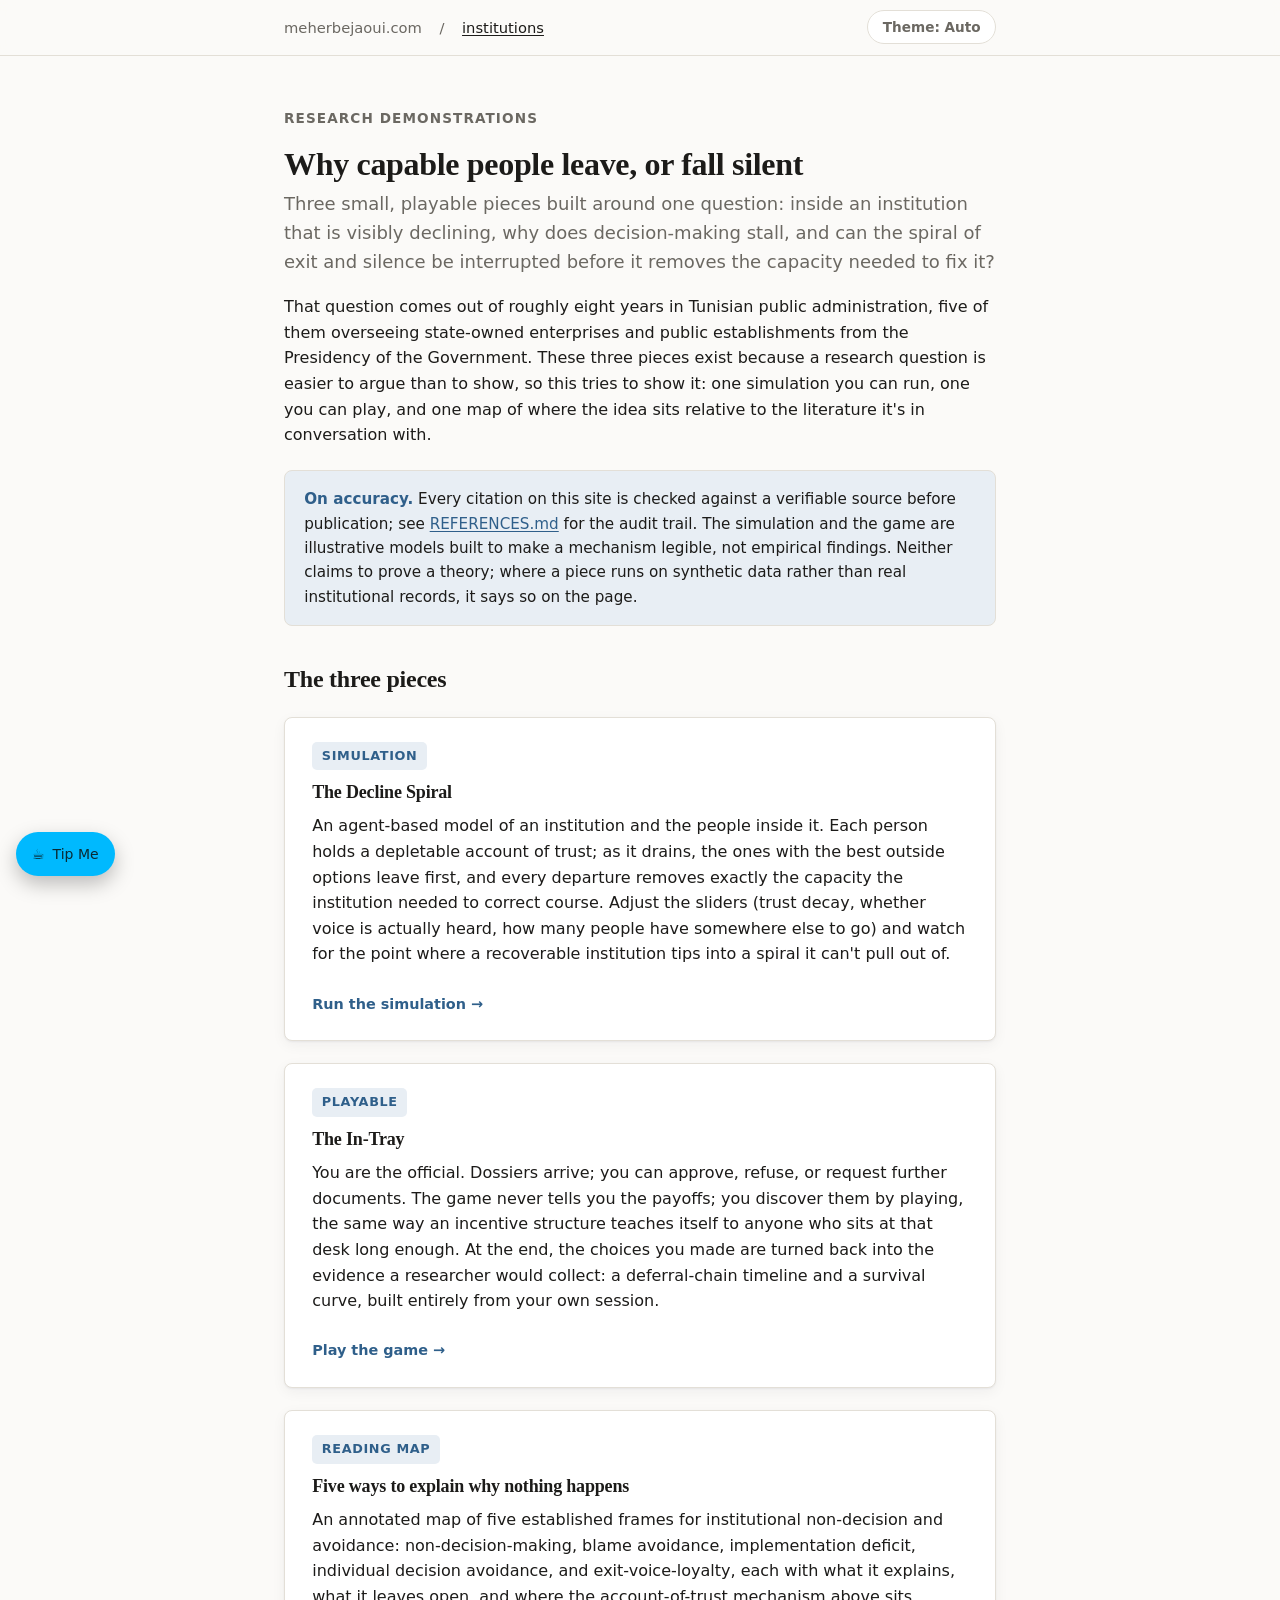
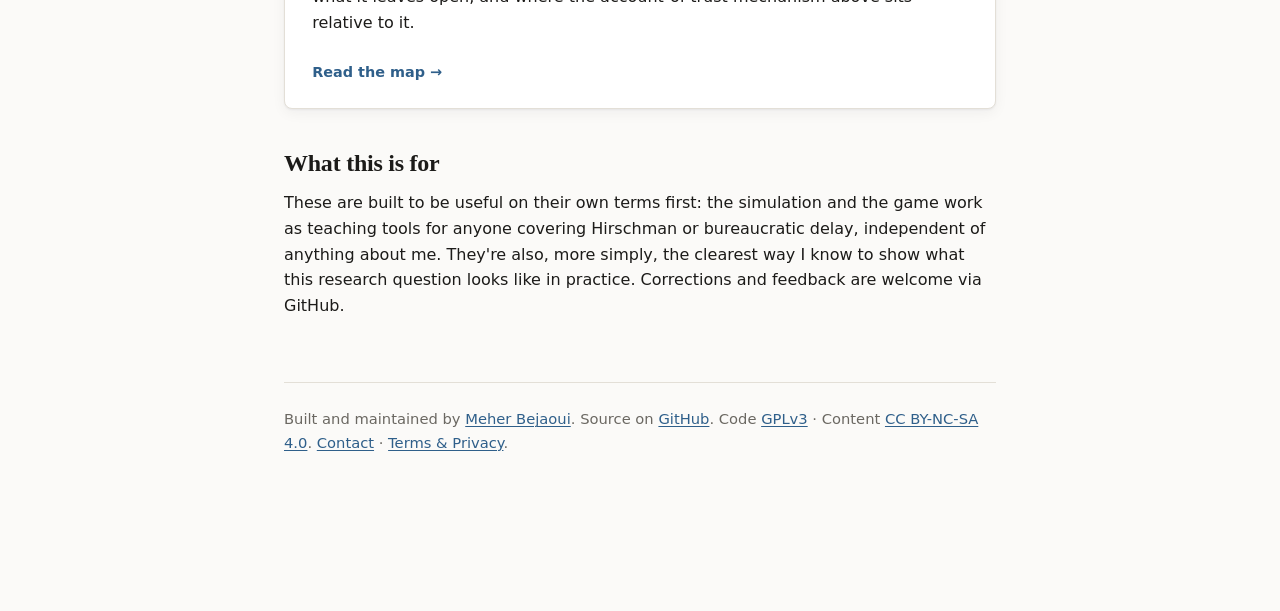
<file: index.html>
<!doctype html>
<html lang="en">
<head>
<meta charset="utf-8">
<meta name="viewport" content="width=device-width, initial-scale=1">
<title>Institutions: why capable people leave, or fall silent</title>
<meta name="description" content="Interactive research demonstrations on institutional decline, decision avoidance, and the exit-voice mechanism, by Meher Bejaoui.">
<link rel="icon" href="data:image/svg+xml,%3Csvg xmlns='http://www.w3.org/2000/svg' viewBox='0 0 100 100'%3E%3Crect width='100' height='100' rx='20' fill='%232f5f8a'/%3E%3Crect x='22' y='30' width='14' height='45' fill='white'/%3E%3Crect x='43' y='20' width='14' height='55' fill='white'/%3E%3Crect x='64' y='35' width='14' height='40' fill='white'/%3E%3C/svg%3E">
<meta http-equiv="Content-Security-Policy" content="default-src 'none'; script-src 'self' https://storage.ko-fi.com; style-src 'self' 'unsafe-inline'; img-src 'self' data: https://storage.ko-fi.com https://ko-fi.com; frame-src https://ko-fi.com https://storage.ko-fi.com; connect-src https://ko-fi.com https://storage.ko-fi.com; base-uri 'none'; form-action 'none';">
<meta name="referrer" content="strict-origin-when-cross-origin">
<link rel="stylesheet" href="style.css">
<script src="theme.js"></script>
</head>
<body>
<a class="skip-link" href="#main">Skip to content</a>
<header class="site-header">
  <nav class="site-nav" aria-label="Breadcrumb">
    <a href="https://www.meherbejaoui.com/">meherbejaoui.com</a>
    <span>/</span>
    <a href="./" class="current">institutions</a>
    <button id="theme-toggle" class="theme-toggle" type="button" aria-label="Toggle color theme"></button>
  </nav>
</header>
<div class="wrap" id="main">

  <p class="kicker">Research demonstrations</p>
  <h1>Why capable people leave, or fall silent</h1>
  <p class="lede">
    Three small, playable pieces built around one question: inside an institution that is
    visibly declining, why does decision-making stall, and can the spiral of exit and
    silence be interrupted before it removes the capacity needed to fix it?
  </p>

  <p>
    That question comes out of roughly eight years in Tunisian public administration, five
    of them overseeing state-owned enterprises and public establishments from the Presidency
    of the Government. These three pieces exist because a research question is easier to
    argue than to show, so this tries to show it: one simulation you can run, one you can
    play, and one map of where the idea sits relative to the literature it's in conversation
    with.
  </p>

  <div class="note">
    <strong>On accuracy.</strong> Every citation on this site is checked against a
    verifiable source before publication; see <a href="REFERENCES.md">REFERENCES.md</a>
    for the audit trail. The simulation and the game are illustrative models built to make a
    mechanism legible, not empirical findings. Neither claims to prove a theory; where a piece
    runs on synthetic data rather than real institutional records, it says so on the page.
  </div>

  <h2>The three pieces</h2>

  <a class="card project-card" href="simulation/">
    <span class="tag">Simulation</span>
    <h3>The Decline Spiral</h3>
    <p>
      An agent-based model of an institution and the people inside it. Each person holds a
      depletable account of trust; as it drains, the ones with the best outside options
      leave first, and every departure removes exactly the capacity the institution needed
      to correct course. Adjust the sliders (trust decay, whether voice is actually heard,
      how many people have somewhere else to go) and watch for the point where a recoverable
      institution tips into a spiral it can't pull out of.
    </p>
    <span class="card-cta">Run the simulation &rarr;</span>
  </a>

  <a class="card project-card" href="in-tray/">
    <span class="tag">Playable</span>
    <h3>The In-Tray</h3>
    <p>
      You are the official. Dossiers arrive; you can approve, refuse, or request further
      documents. The game never tells you the payoffs; you discover them by playing, the
      same way an incentive structure teaches itself to anyone who sits at that desk long
      enough. At the end, the choices you made are turned back into the evidence a
      researcher would collect: a deferral-chain timeline and a survival curve, built
      entirely from your own session.
    </p>
    <span class="card-cta">Play the game &rarr;</span>
  </a>

  <a class="card project-card" href="reading-map/">
    <span class="tag">Reading map</span>
    <h3>Five ways to explain why nothing happens</h3>
    <p>
      An annotated map of five established frames for institutional non-decision and
      avoidance: non-decision-making, blame avoidance, implementation deficit, individual
      decision avoidance, and exit-voice-loyalty, each with what it explains, what it
      leaves open, and where the account-of-trust mechanism above sits relative to it.
    </p>
    <span class="card-cta">Read the map &rarr;</span>
  </a>

  <h2>What this is for</h2>
  <p>
    These are built to be useful on their own terms first: the simulation and the game work
    as teaching tools for anyone covering Hirschman or bureaucratic delay, independent of
    anything about me. They're also, more simply, the clearest way I know to show what this
    research question looks like in practice. Corrections and feedback are welcome via
    GitHub.
  </p>

  <div class="site-footer">
    Built and maintained by <a href="https://www.meherbejaoui.com/">Meher Bejaoui</a>.
    Source on <a href="https://github.com/meherbejaoui/institutions">GitHub</a>.
    Code <a href="LICENSE">GPLv3</a> · Content <a href="LICENSE-CONTENT.md">CC BY-NC-SA 4.0</a>.
    <a href="https://www.meherbejaoui.com/contact/">Contact</a> · <a href="https://www.meherbejaoui.com/terms/">Terms &amp; Privacy</a>.
  </div>

</div>
<script src="kofi-init.js" defer></script>
</body>
</html>
</file>
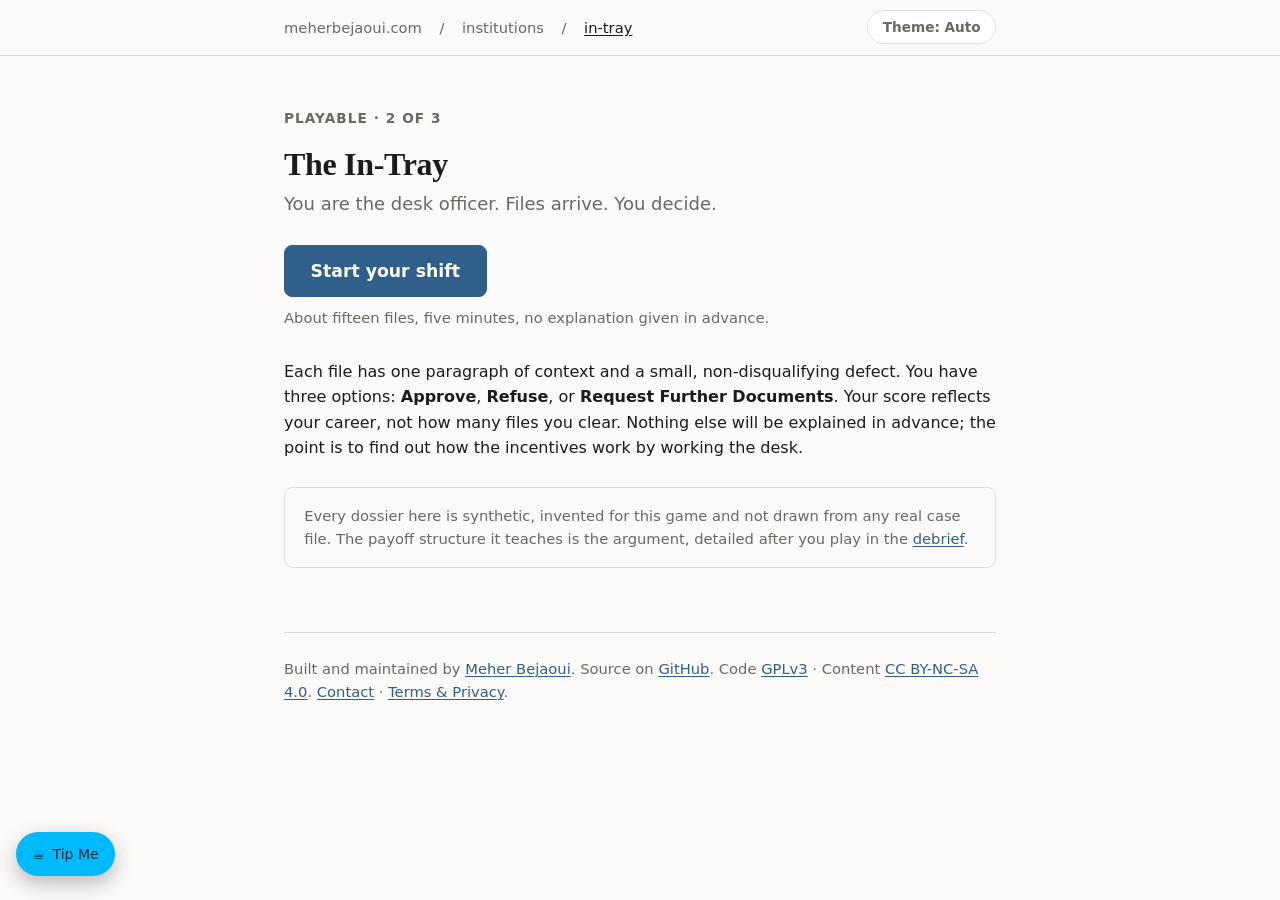
<file: in-tray/index.html>
<!doctype html>
<html lang="en">
<head>
<meta charset="utf-8">
<meta name="viewport" content="width=device-width, initial-scale=1">
<title>The In-Tray: institutions</title>
<meta name="description" content="A playable desk simulation of why administrative files get deferred instead of decided.">
<link rel="icon" href="data:image/svg+xml,%3Csvg xmlns='http://www.w3.org/2000/svg' viewBox='0 0 100 100'%3E%3Crect width='100' height='100' rx='20' fill='%232f5f8a'/%3E%3Crect x='22' y='30' width='14' height='45' fill='white'/%3E%3Crect x='43' y='20' width='14' height='55' fill='white'/%3E%3Crect x='64' y='35' width='14' height='40' fill='white'/%3E%3C/svg%3E">
<meta http-equiv="Content-Security-Policy" content="default-src 'none'; script-src 'self' https://storage.ko-fi.com; style-src 'self' 'unsafe-inline'; img-src 'self' data: https://storage.ko-fi.com https://ko-fi.com; frame-src https://ko-fi.com https://storage.ko-fi.com; connect-src https://ko-fi.com https://storage.ko-fi.com; base-uri 'none'; form-action 'none';">
<meta name="referrer" content="strict-origin-when-cross-origin">
<link rel="stylesheet" href="../style.css">
<link rel="stylesheet" href="game.css">
<script src="../theme.js"></script>
</head>
<body>
<a class="skip-link" href="#main">Skip to content</a>
<header class="site-header">
  <nav class="site-nav" aria-label="Breadcrumb">
    <a href="https://www.meherbejaoui.com/">meherbejaoui.com</a>
    <span>/</span>
    <a href="../">institutions</a>
    <span>/</span>
    <a href="./" class="current">in-tray</a>
    <button id="theme-toggle" class="theme-toggle" type="button" aria-label="Toggle color theme"></button>
  </nav>
</header>
<div class="wrap" id="main">

  <section id="screen-start">
    <p class="kicker">Playable · 2 of 3</p>
    <h1>The In-Tray</h1>
    <p class="lede">You are the desk officer. Files arrive. You decide.</p>

    <div class="start-cta">
      <button id="start-btn" class="primary large" type="button">Start your shift</button>
      <span class="start-cta-hint">About fifteen files, five minutes, no explanation given in advance.</span>
    </div>

    <p>
      Each file has one paragraph of context and a small, non-disqualifying defect. You have
      three options: <strong>Approve</strong>, <strong>Refuse</strong>, or
      <strong>Request Further Documents</strong>. Your score reflects your career, not how
      many files you clear. Nothing else will be explained in advance; the point is to find
      out how the incentives work by working the desk.
    </p>
    <div class="disclaimer">
      Every dossier here is synthetic, invented for this game and not drawn from any real case
      file. The payoff structure it teaches is the argument, detailed after you play in the
      <a href="#" id="preview-debrief-link">debrief</a>.
    </div>
  </section>

  <section id="screen-play" hidden>
    <div class="tray-stats">
      <div><span class="label">Round</span><span class="value" id="play-round">0</span></div>
      <div><span class="label">Career score</span><span class="value" id="play-score">100</span></div>
      <div><span class="label">Backlog (refused)</span><span class="value" id="play-backlog">0</span></div>
      <div><span class="label">Pending (docs requested)</span><span class="value" id="play-pending">0</span></div>
    </div>

    <div id="toast" class="toast" role="status" aria-live="polite" hidden></div>

    <div class="dossier card">
      <p class="dossier-meta" id="dossier-meta"></p>
      <h2 class="dossier-title" id="dossier-title"></h2>
      <p class="dossier-summary" id="dossier-summary"></p>
    </div>

    <div class="action-row">
      <button id="btn-approve" class="primary" type="button">Approve</button>
      <button id="btn-refuse" type="button">Refuse</button>
      <button id="btn-docs" type="button">Request Further Documents</button>
    </div>
  </section>

  <section id="screen-debrief" hidden>
    <p class="kicker">Debrief</p>
    <h2 style="margin-top:0">What you just did</h2>
    <p class="lede">Your session, turned back into the evidence a researcher would collect.</p>

    <div class="card hero-stat">
      <div class="hero-label">Final career score</div>
      <div class="hero-value" id="d-score">–</div>
      <div class="hero-sub">started the shift at 100</div>
    </div>

    <div class="stat-row">
      <div class="stat"><div class="label">Files cleared</div><div class="value" id="d-cleared">–</div></div>
      <div class="stat"><div class="label">Still open</div><div class="value" id="d-open">–</div></div>
      <div class="stat"><div class="label">Audit flags</div><div class="value" id="d-blamed">–</div></div>
      <div class="stat"><div class="label">Backlog created</div><div class="value" id="d-backlog">–</div></div>
      <div class="stat"><div class="label">Docs requested</div><div class="value" id="d-pending">–</div></div>
    </div>

    <h2>The hidden payoff structure</h2>
    <p>
      Nothing above was random noise: every session runs on the same fixed, hidden payoffs.
      This is what you were actually responding to:
    </p>
    <div class="table-scroll">
      <table>
        <thead><tr><th>Action</th><th>Visible cost now</th><th>Delayed cost</th><th>Resolves the file?</th></tr></thead>
        <tbody>
          <tr><td>Approve</td><td>None</td><td>~16 to 50% chance of an audit flag, scaling with how many times the file was previously deferred</td><td>Yes, permanently</td></tr>
          <tr><td>Refuse</td><td>Backlog count rises, and a small ambient score drag begins</td><td>File returns in 3 to 6 rounds, same defect</td><td>No</td></tr>
          <tr><td>Request Further Documents</td><td>None visible anywhere</td><td>File returns in 2 to 4 rounds, same defect</td><td>No</td></tr>
        </tbody>
      </table>
    </div>
    <p class="table-hint">Scroll sideways to see the full table on narrow screens.</p>
    <p>
      Request Further Documents is not a neutral, cautious option: it is the strictly dominant
      one under this payoff structure, with zero visible cost, no blame exposure, and no
      backlog attribution. That is the mechanism this game is arguing for. Bureaucratic
      deferral does not require a will to obstruct, only a payoff structure where every
      individually rational move defers, and where a file can be "in progress" indefinitely
      without anyone being at fault for it. It formalizes the logic Christopher Hood
      describes as blame avoidance and Christopher Anderson's decision-avoidance account of
      choice deferral; see the <a href="../reading-map/">reading map</a> for both, and for
      where this differs from a claim that officials are lazy or malicious.
    </p>

    <h2>Your deferral chains</h2>
    <p>The files you personally deferred more than once, reconstructed as timelines:</p>
    <div id="d-timelines"></div>

    <h2>Time to resolution</h2>
    <p>How many rounds cleared files spent open, from first appearance to final approval: the same measure a researcher would compute as a survival or duration curve over real administrative records.</p>
    <div class="card"><canvas id="d-chart" role="img" aria-label="Histogram of rounds from first appearance to clearance" style="width:100%; height:160px;"></canvas></div>

    <div class="disclaimer">
      <strong>Epistemic status.</strong> This game demonstrates a payoff structure's logic; it
      does not measure a real institution. The probabilities are designed to make the
      incentive gradient legible in fifteen rounds, not calibrated to any dataset. Turning this
      into an empirical claim rather than a demonstration would mean coding real dated document
      sequences the way <a href="../simulation/">the decline simulation</a>'s companion piece
      describes, and testing whether the same asymmetry holds.
    </div>

    <button id="replay-btn" type="button">Play again</button>
    <p class="back-link" style="margin-top:1.5rem;"><a href="../">&larr; Back to institutions</a></p>
  </section>

  <div class="site-footer">
    Built and maintained by <a href="https://www.meherbejaoui.com/">Meher Bejaoui</a>.
    Source on <a href="https://github.com/meherbejaoui/institutions">GitHub</a>.
    Code <a href="../LICENSE">GPLv3</a> · Content <a href="../LICENSE-CONTENT.md">CC BY-NC-SA 4.0</a>.
    <a href="https://www.meherbejaoui.com/contact/">Contact</a> · <a href="https://www.meherbejaoui.com/terms/">Terms &amp; Privacy</a>.
  </div>

</div>
<script src="game.js"></script>
<script src="../kofi-init.js" defer></script>
</body>
</html>
</file>
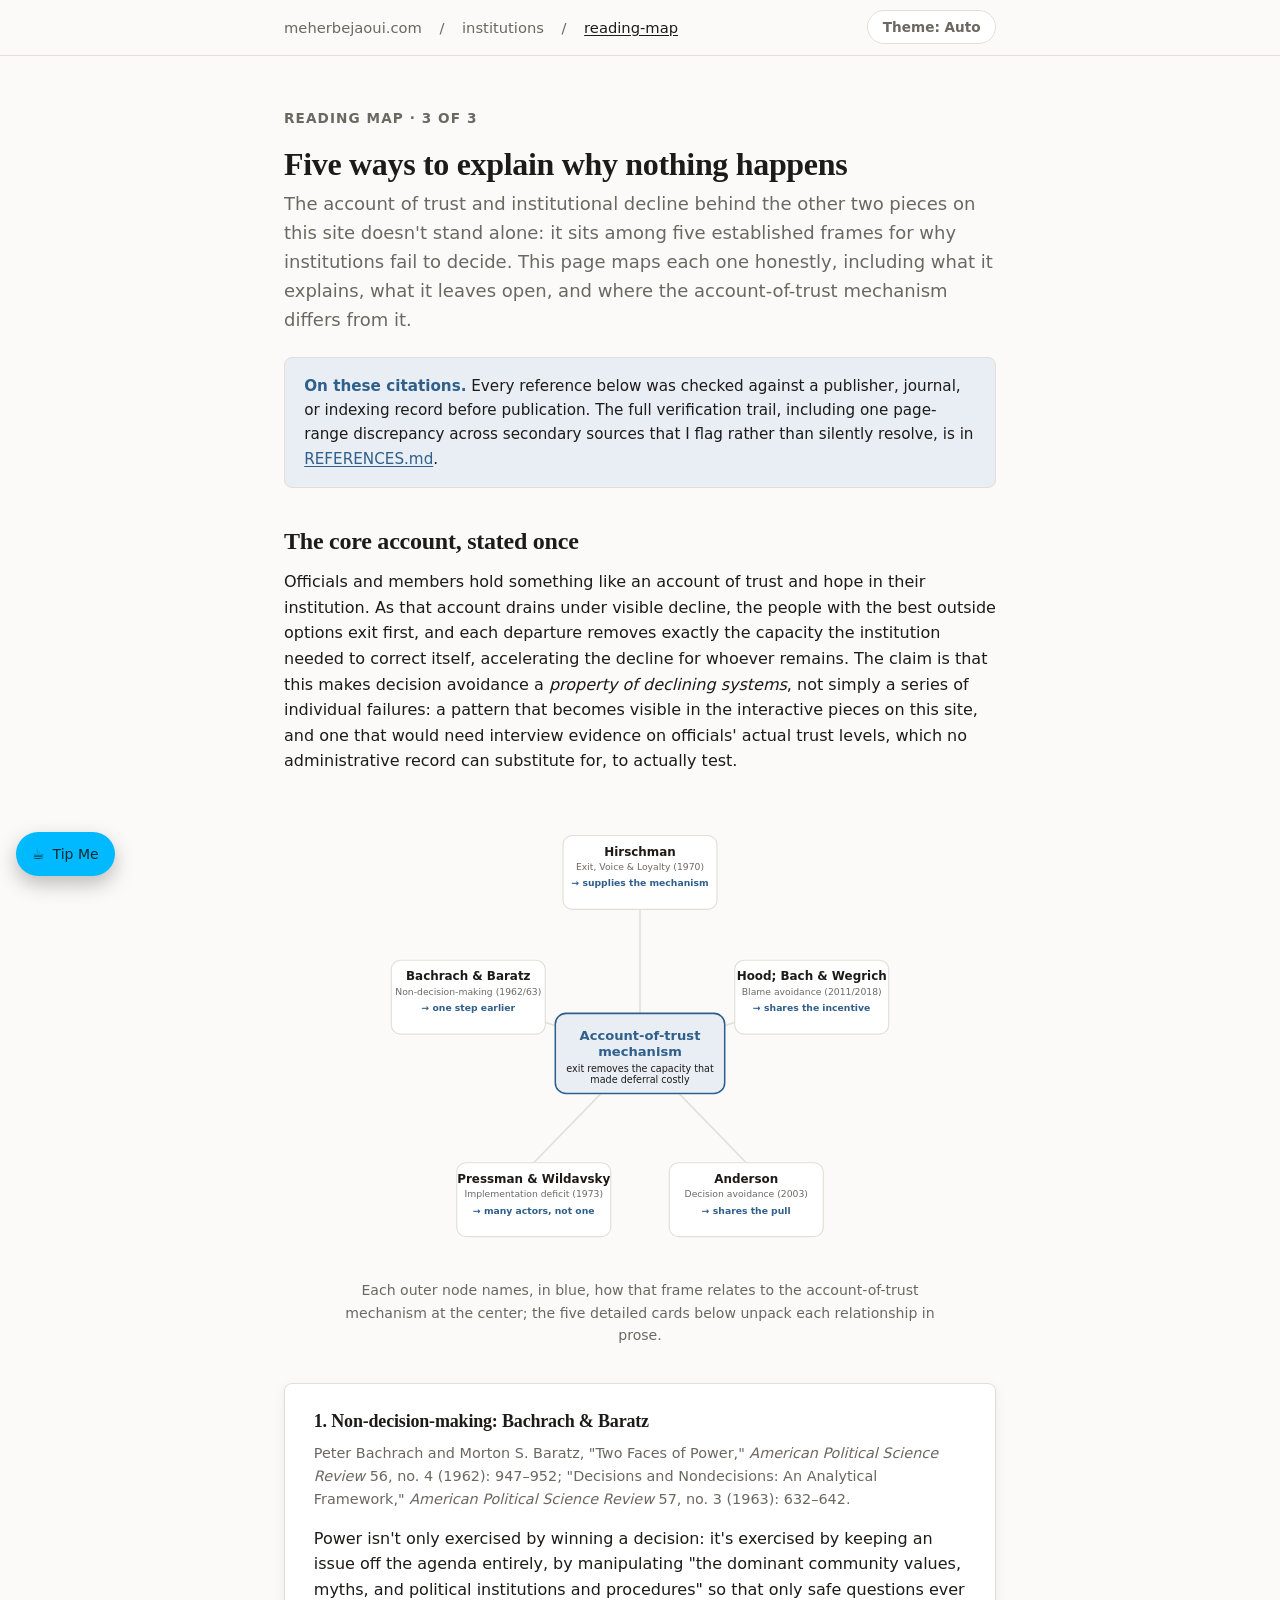
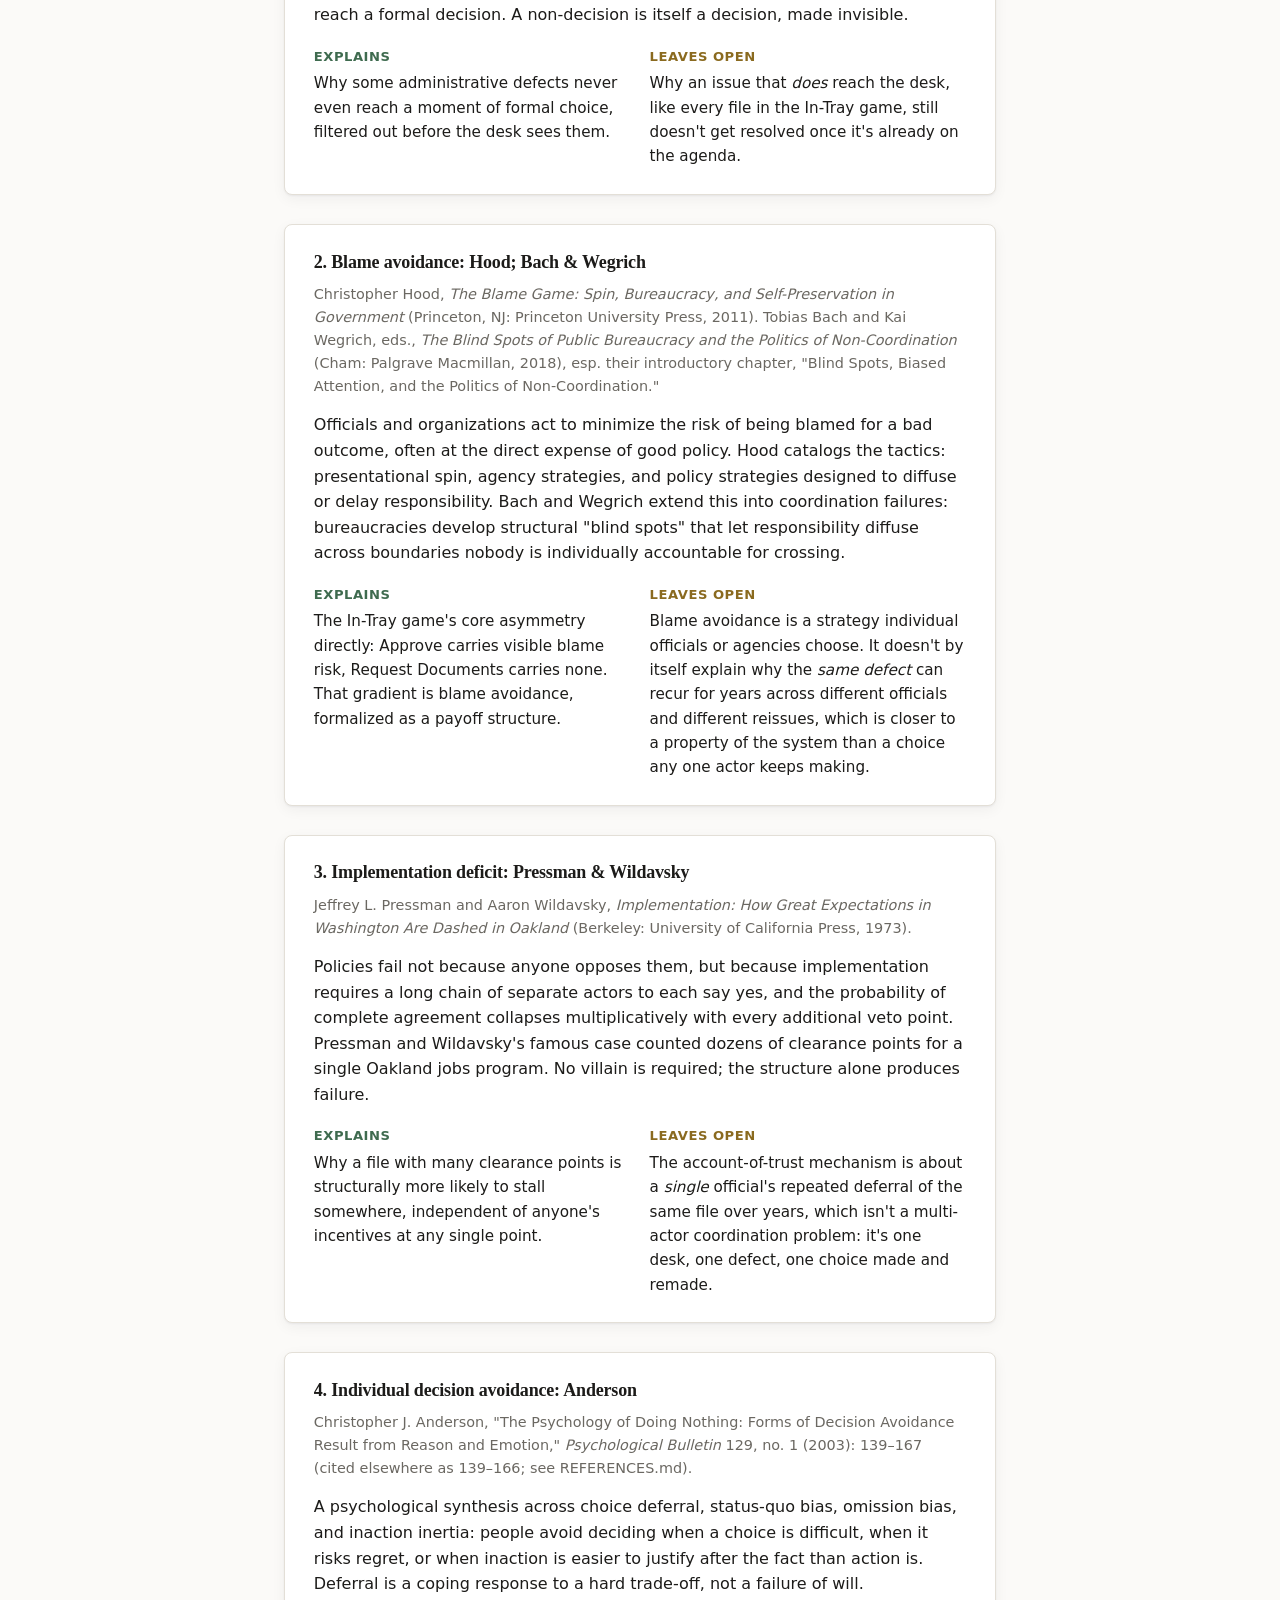
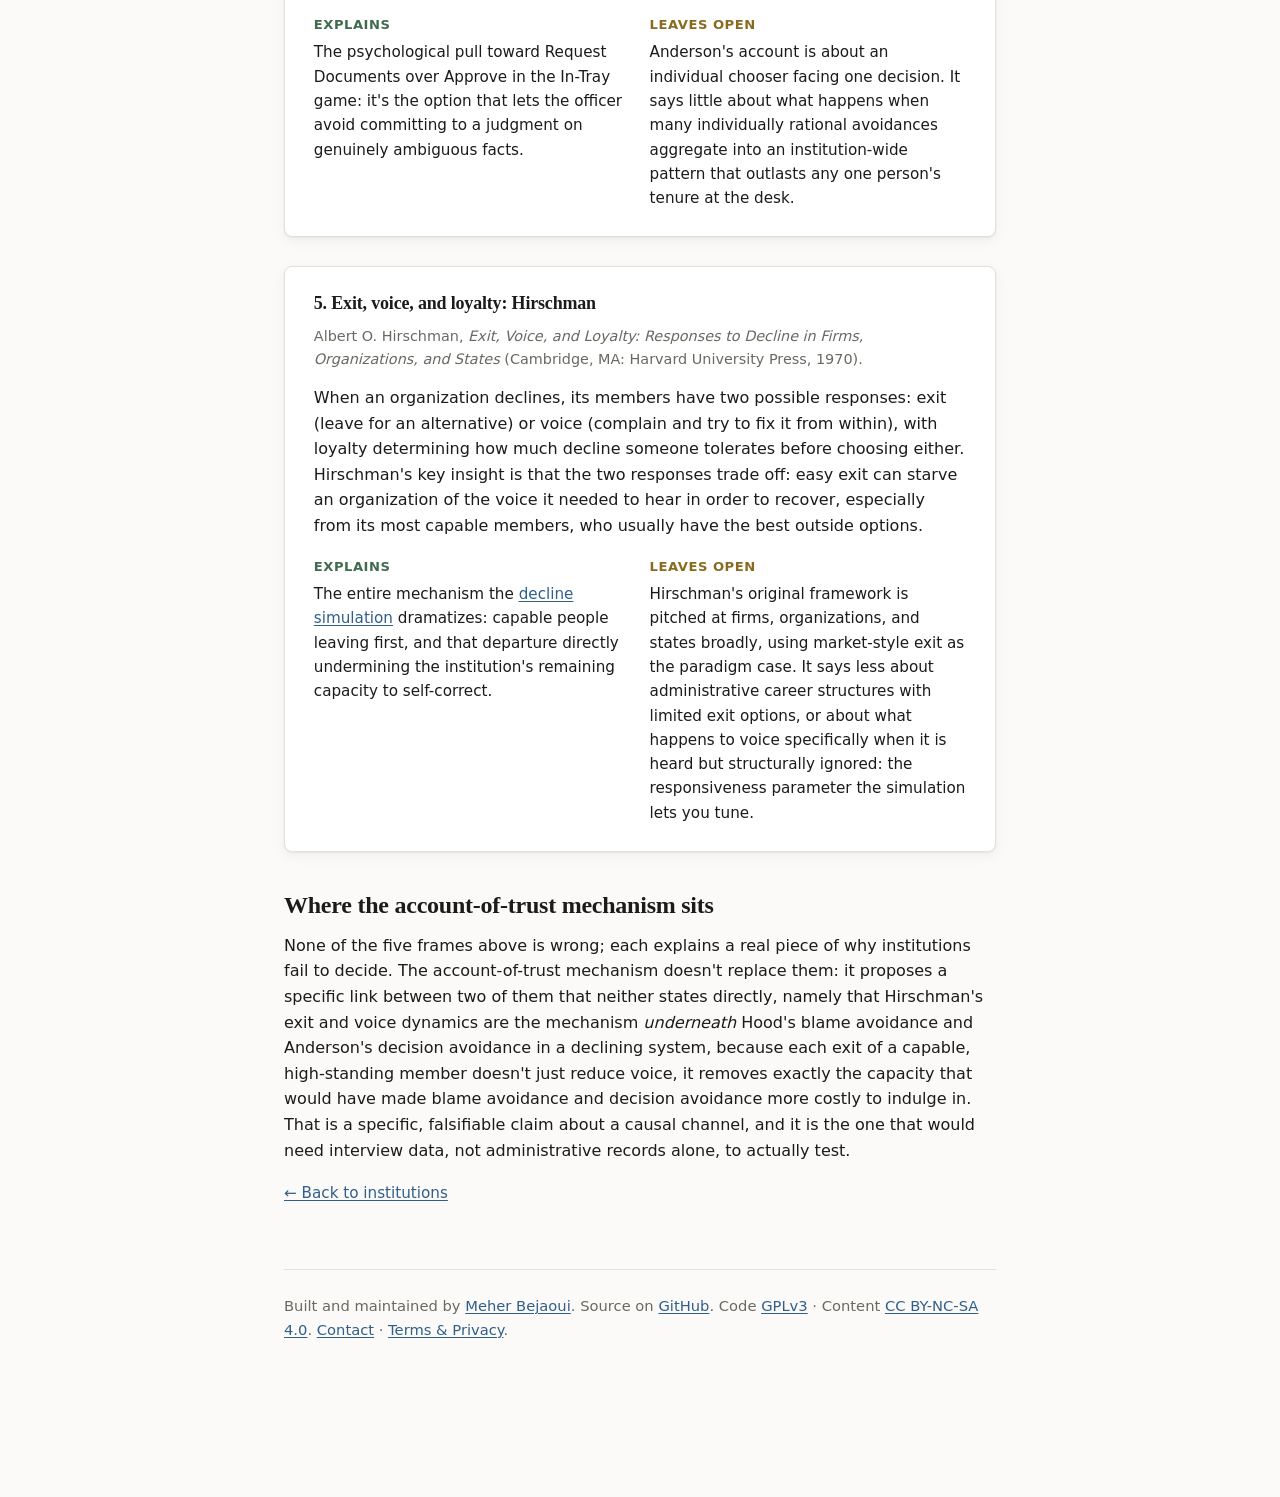
<file: reading-map/index.html>
<!doctype html>
<html lang="en">
<head>
<meta charset="utf-8">
<meta name="viewport" content="width=device-width, initial-scale=1">
<title>Five ways to explain why nothing happens: institutions</title>
<meta name="description" content="An annotated map of five frames for institutional non-decision, blame avoidance, and exit.">
<link rel="icon" href="data:image/svg+xml,%3Csvg xmlns='http://www.w3.org/2000/svg' viewBox='0 0 100 100'%3E%3Crect width='100' height='100' rx='20' fill='%232f5f8a'/%3E%3Crect x='22' y='30' width='14' height='45' fill='white'/%3E%3Crect x='43' y='20' width='14' height='55' fill='white'/%3E%3Crect x='64' y='35' width='14' height='40' fill='white'/%3E%3C/svg%3E">
<meta http-equiv="Content-Security-Policy" content="default-src 'none'; script-src 'self' https://storage.ko-fi.com; style-src 'self' 'unsafe-inline'; img-src 'self' data: https://storage.ko-fi.com https://ko-fi.com; frame-src https://ko-fi.com https://storage.ko-fi.com; connect-src https://ko-fi.com https://storage.ko-fi.com; base-uri 'none'; form-action 'none';">
<meta name="referrer" content="strict-origin-when-cross-origin">
<link rel="stylesheet" href="../style.css">
<script src="../theme.js"></script>
</head>
<body>
<a class="skip-link" href="#main">Skip to content</a>
<header class="site-header">
  <nav class="site-nav" aria-label="Breadcrumb">
    <a href="https://www.meherbejaoui.com/">meherbejaoui.com</a>
    <span>/</span>
    <a href="../">institutions</a>
    <span>/</span>
    <a href="./" class="current">reading-map</a>
    <button id="theme-toggle" class="theme-toggle" type="button" aria-label="Toggle color theme"></button>
  </nav>
</header>
<div class="wrap" id="main">

  <p class="kicker">Reading map · 3 of 3</p>
  <h1>Five ways to explain why nothing happens</h1>
  <p class="lede">
    The account of trust and institutional decline behind the other two pieces on this site
    doesn't stand alone: it sits among five established frames for why institutions fail to
    decide. This page maps each one honestly, including what it explains, what it leaves
    open, and where the account-of-trust mechanism differs from it.
  </p>

  <div class="note">
    <strong>On these citations.</strong> Every reference below was checked against a
    publisher, journal, or indexing record before publication. The full verification trail,
    including one page-range discrepancy across secondary sources that I flag rather than
    silently resolve, is in <a href="../REFERENCES.md">REFERENCES.md</a>.
  </div>

  <h2>The core account, stated once</h2>
  <p>
    Officials and members hold something like an account of trust and hope in their
    institution. As that account drains under visible decline, the people with the best
    outside options exit first, and each departure removes exactly the capacity the
    institution needed to correct itself, accelerating the decline for whoever remains. The
    claim is that this makes decision avoidance a <em>property of declining systems</em>,
    not simply a series of individual failures: a pattern that becomes visible in the
    interactive pieces on this site, and one that would need interview evidence on officials'
    actual trust levels, which no administrative record can substitute for, to actually test.
  </p>

  <figure class="concept-map">
    <svg viewBox="0 0 800 600" role="img" aria-labelledby="cm-title cm-desc" xmlns="http://www.w3.org/2000/svg">
      <title id="cm-title">How the account-of-trust mechanism relates to five existing frames</title>
      <desc id="cm-desc">A hub-and-spoke diagram with the account-of-trust mechanism at the center and five literature frames around it. Hirschman's exit-voice-loyalty supplies the mechanism; Hood and Bach and Wegrich's blame avoidance shares the incentive gradient; Anderson's decision avoidance shares the psychological pull; Pressman and Wildavsky's implementation deficit is a different unit of analysis, many actors rather than one; Bachrach and Baratz's non-decision-making operates one step earlier, before the issue reaches the desk.</desc>
      <style>
        .cm-line { stroke: var(--border); stroke-width: 2; }
        .cm-node-bg { fill: var(--bg-card); stroke: var(--border); stroke-width: 1.5; }
        .cm-center-bg { fill: var(--accent-soft); stroke: var(--accent); stroke-width: 2; }
        .cm-name { fill: var(--text); font-family: var(--sans); font-size: 15.5px; font-weight: 700; text-anchor: middle; }
        .cm-sub { fill: var(--text-muted); font-family: var(--sans); font-size: 12px; text-anchor: middle; }
        .cm-rel { fill: var(--accent); font-family: var(--sans); font-size: 12px; font-weight: 600; text-anchor: middle; }
        .cm-center-name { fill: var(--accent); font-family: var(--sans); font-size: 17px; font-weight: 700; text-anchor: middle; }
        .cm-center-sub { fill: var(--text); font-family: var(--sans); font-size: 12.5px; text-anchor: middle; }
      </style>

      <line class="cm-line" x1="400" y1="320" x2="400" y2="133"></line>
      <line class="cm-line" x1="400" y1="320" x2="623" y2="247"></line>
      <line class="cm-line" x1="400" y1="320" x2="538" y2="462"></line>
      <line class="cm-line" x1="400" y1="320" x2="262" y2="462"></line>
      <line class="cm-line" x1="400" y1="320" x2="177" y2="247"></line>

      <rect class="cm-center-bg" x="290" y="268" width="220" height="104" rx="14"></rect>
      <text class="cm-center-name" x="400" y="303">Account-of-trust</text>
      <text class="cm-center-name" x="400" y="323">mechanism</text>
      <text class="cm-center-sub" x="400" y="344">exit removes the capacity that</text>
      <text class="cm-center-sub" x="400" y="359">made deferral costly</text>

      <rect class="cm-node-bg" x="300" y="37" width="200" height="96" rx="12"></rect>
      <text class="cm-name" x="400" y="63">Hirschman</text>
      <text class="cm-sub" x="400" y="82">Exit, Voice &amp; Loyalty (1970)</text>
      <text class="cm-rel" x="400" y="103">&rarr; supplies the mechanism</text>

      <rect class="cm-node-bg" x="523" y="199" width="200" height="96" rx="12"></rect>
      <text class="cm-name" x="623" y="225">Hood; Bach &amp; Wegrich</text>
      <text class="cm-sub" x="623" y="244">Blame avoidance (2011/2018)</text>
      <text class="cm-rel" x="623" y="265">&rarr; shares the incentive</text>

      <rect class="cm-node-bg" x="438" y="462" width="200" height="96" rx="12"></rect>
      <text class="cm-name" x="538" y="488">Anderson</text>
      <text class="cm-sub" x="538" y="507">Decision avoidance (2003)</text>
      <text class="cm-rel" x="538" y="528">&rarr; shares the pull</text>

      <rect class="cm-node-bg" x="162" y="462" width="200" height="96" rx="12"></rect>
      <text class="cm-name" x="262" y="488">Pressman &amp; Wildavsky</text>
      <text class="cm-sub" x="262" y="507">Implementation deficit (1973)</text>
      <text class="cm-rel" x="262" y="528">&rarr; many actors, not one</text>

      <rect class="cm-node-bg" x="77" y="199" width="200" height="96" rx="12"></rect>
      <text class="cm-name" x="177" y="225">Bachrach &amp; Baratz</text>
      <text class="cm-sub" x="177" y="244">Non-decision-making (1962/63)</text>
      <text class="cm-rel" x="177" y="265">&rarr; one step earlier</text>
    </svg>
    <figcaption class="concept-map-caption">
      Each outer node names, in blue, how that frame relates to the account-of-trust
      mechanism at the center; the five detailed cards below unpack each relationship in
      prose.
    </figcaption>
  </figure>

  <div class="card frame-card">
    <h3>1. Non-decision-making: Bachrach &amp; Baratz</h3>
    <p class="cite">Peter Bachrach and Morton S. Baratz, "Two Faces of Power," <em>American Political Science Review</em> 56, no. 4 (1962): 947&ndash;952; "Decisions and Nondecisions: An Analytical Framework," <em>American Political Science Review</em> 57, no. 3 (1963): 632&ndash;642.</p>
    <p>
      Power isn't only exercised by winning a decision: it's exercised by keeping an issue
      off the agenda entirely, by manipulating "the dominant community values, myths, and
      political institutions and procedures" so that only safe questions ever reach a formal
      decision. A non-decision is itself a decision, made invisible.
    </p>
    <div class="frame-grid">
      <div class="explains"><div class="head">Explains</div>Why some administrative defects never even reach a moment of formal choice, filtered out before the desk sees them.</div>
      <div class="leaves-open"><div class="head">Leaves open</div>Why an issue that <em>does</em> reach the desk, like every file in the In-Tray game, still doesn't get resolved once it's already on the agenda.</div>
    </div>
  </div>

  <div class="card frame-card">
    <h3>2. Blame avoidance: Hood; Bach &amp; Wegrich</h3>
    <p class="cite">Christopher Hood, <em>The Blame Game: Spin, Bureaucracy, and Self-Preservation in Government</em> (Princeton, NJ: Princeton University Press, 2011). Tobias Bach and Kai Wegrich, eds., <em>The Blind Spots of Public Bureaucracy and the Politics of Non-Coordination</em> (Cham: Palgrave Macmillan, 2018), esp. their introductory chapter, "Blind Spots, Biased Attention, and the Politics of Non-Coordination."</p>
    <p>
      Officials and organizations act to minimize the risk of being blamed for a bad outcome,
      often at the direct expense of good policy. Hood catalogs the tactics: presentational
      spin, agency strategies, and policy strategies designed to diffuse or delay
      responsibility. Bach and Wegrich extend this into coordination failures: bureaucracies
      develop structural "blind spots" that let responsibility diffuse across boundaries
      nobody is individually accountable for crossing.
    </p>
    <div class="frame-grid">
      <div class="explains"><div class="head">Explains</div>The In-Tray game's core asymmetry directly: Approve carries visible blame risk, Request Documents carries none. That gradient is blame avoidance, formalized as a payoff structure.</div>
      <div class="leaves-open"><div class="head">Leaves open</div>Blame avoidance is a strategy individual officials or agencies choose. It doesn't by itself explain why the <em>same defect</em> can recur for years across different officials and different reissues, which is closer to a property of the system than a choice any one actor keeps making.</div>
    </div>
  </div>

  <div class="card frame-card">
    <h3>3. Implementation deficit: Pressman &amp; Wildavsky</h3>
    <p class="cite">Jeffrey L. Pressman and Aaron Wildavsky, <em>Implementation: How Great Expectations in Washington Are Dashed in Oakland</em> (Berkeley: University of California Press, 1973).</p>
    <p>
      Policies fail not because anyone opposes them, but because implementation requires a
      long chain of separate actors to each say yes, and the probability of complete
      agreement collapses multiplicatively with every additional veto point. Pressman and
      Wildavsky's famous case counted dozens of clearance points for a single Oakland jobs
      program. No villain is required; the structure alone produces failure.
    </p>
    <div class="frame-grid">
      <div class="explains"><div class="head">Explains</div>Why a file with many clearance points is structurally more likely to stall somewhere, independent of anyone's incentives at any single point.</div>
      <div class="leaves-open"><div class="head">Leaves open</div>The account-of-trust mechanism is about a <em>single</em> official's repeated deferral of the same file over years, which isn't a multi-actor coordination problem: it's one desk, one defect, one choice made and remade.</div>
    </div>
  </div>

  <div class="card frame-card">
    <h3>4. Individual decision avoidance: Anderson</h3>
    <p class="cite">Christopher J. Anderson, "The Psychology of Doing Nothing: Forms of Decision Avoidance Result from Reason and Emotion," <em>Psychological Bulletin</em> 129, no. 1 (2003): 139&ndash;167 (cited elsewhere as 139&ndash;166; see REFERENCES.md).</p>
    <p>
      A psychological synthesis across choice deferral, status-quo bias, omission bias, and
      inaction inertia: people avoid deciding when a choice is difficult, when it risks
      regret, or when inaction is easier to justify after the fact than action is. Deferral
      is a coping response to a hard trade-off, not a failure of will.
    </p>
    <div class="frame-grid">
      <div class="explains"><div class="head">Explains</div>The psychological pull toward Request Documents over Approve in the In-Tray game: it's the option that lets the officer avoid committing to a judgment on genuinely ambiguous facts.</div>
      <div class="leaves-open"><div class="head">Leaves open</div>Anderson's account is about an individual chooser facing one decision. It says little about what happens when many individually rational avoidances aggregate into an institution-wide pattern that outlasts any one person's tenure at the desk.</div>
    </div>
  </div>

  <div class="card frame-card">
    <h3>5. Exit, voice, and loyalty: Hirschman</h3>
    <p class="cite">Albert O. Hirschman, <em>Exit, Voice, and Loyalty: Responses to Decline in Firms, Organizations, and States</em> (Cambridge, MA: Harvard University Press, 1970).</p>
    <p>
      When an organization declines, its members have two possible responses: exit (leave for
      an alternative) or voice (complain and try to fix it from within), with loyalty
      determining how much decline someone tolerates before choosing either. Hirschman's key
      insight is that the two responses trade off: easy exit can starve an organization of
      the voice it needed to hear in order to recover, especially from its most capable
      members, who usually have the best outside options.
    </p>
    <div class="frame-grid">
      <div class="explains"><div class="head">Explains</div>The entire mechanism the <a href="../simulation/">decline simulation</a> dramatizes: capable people leaving first, and that departure directly undermining the institution's remaining capacity to self-correct.</div>
      <div class="leaves-open"><div class="head">Leaves open</div>Hirschman's original framework is pitched at firms, organizations, and states broadly, using market-style exit as the paradigm case. It says less about administrative career structures with limited exit options, or about what happens to voice specifically when it is heard but structurally ignored: the responsiveness parameter the simulation lets you tune.</div>
    </div>
  </div>

  <h2>Where the account-of-trust mechanism sits</h2>
  <p>
    None of the five frames above is wrong; each explains a real piece of why institutions
    fail to decide. The account-of-trust mechanism doesn't replace them: it proposes a
    specific link between two of them that neither states directly, namely that Hirschman's
    exit and voice dynamics are the mechanism <em>underneath</em> Hood's blame avoidance and
    Anderson's decision avoidance in a declining system, because each exit of a capable,
    high-standing member doesn't just reduce voice, it removes exactly the capacity that
    would have made blame avoidance and decision avoidance more costly to indulge in. That is
    a specific, falsifiable claim about a causal channel, and it is the one that would need
    interview data, not administrative records alone, to actually test.
  </p>

  <p class="back-link"><a href="../">&larr; Back to institutions</a></p>

  <div class="site-footer">
    Built and maintained by <a href="https://www.meherbejaoui.com/">Meher Bejaoui</a>.
    Source on <a href="https://github.com/meherbejaoui/institutions">GitHub</a>.
    Code <a href="../LICENSE">GPLv3</a> · Content <a href="../LICENSE-CONTENT.md">CC BY-NC-SA 4.0</a>.
    <a href="https://www.meherbejaoui.com/contact/">Contact</a> · <a href="https://www.meherbejaoui.com/terms/">Terms &amp; Privacy</a>.
  </div>

</div>
<script src="../kofi-init.js" defer></script>
</body>
</html>
</file>
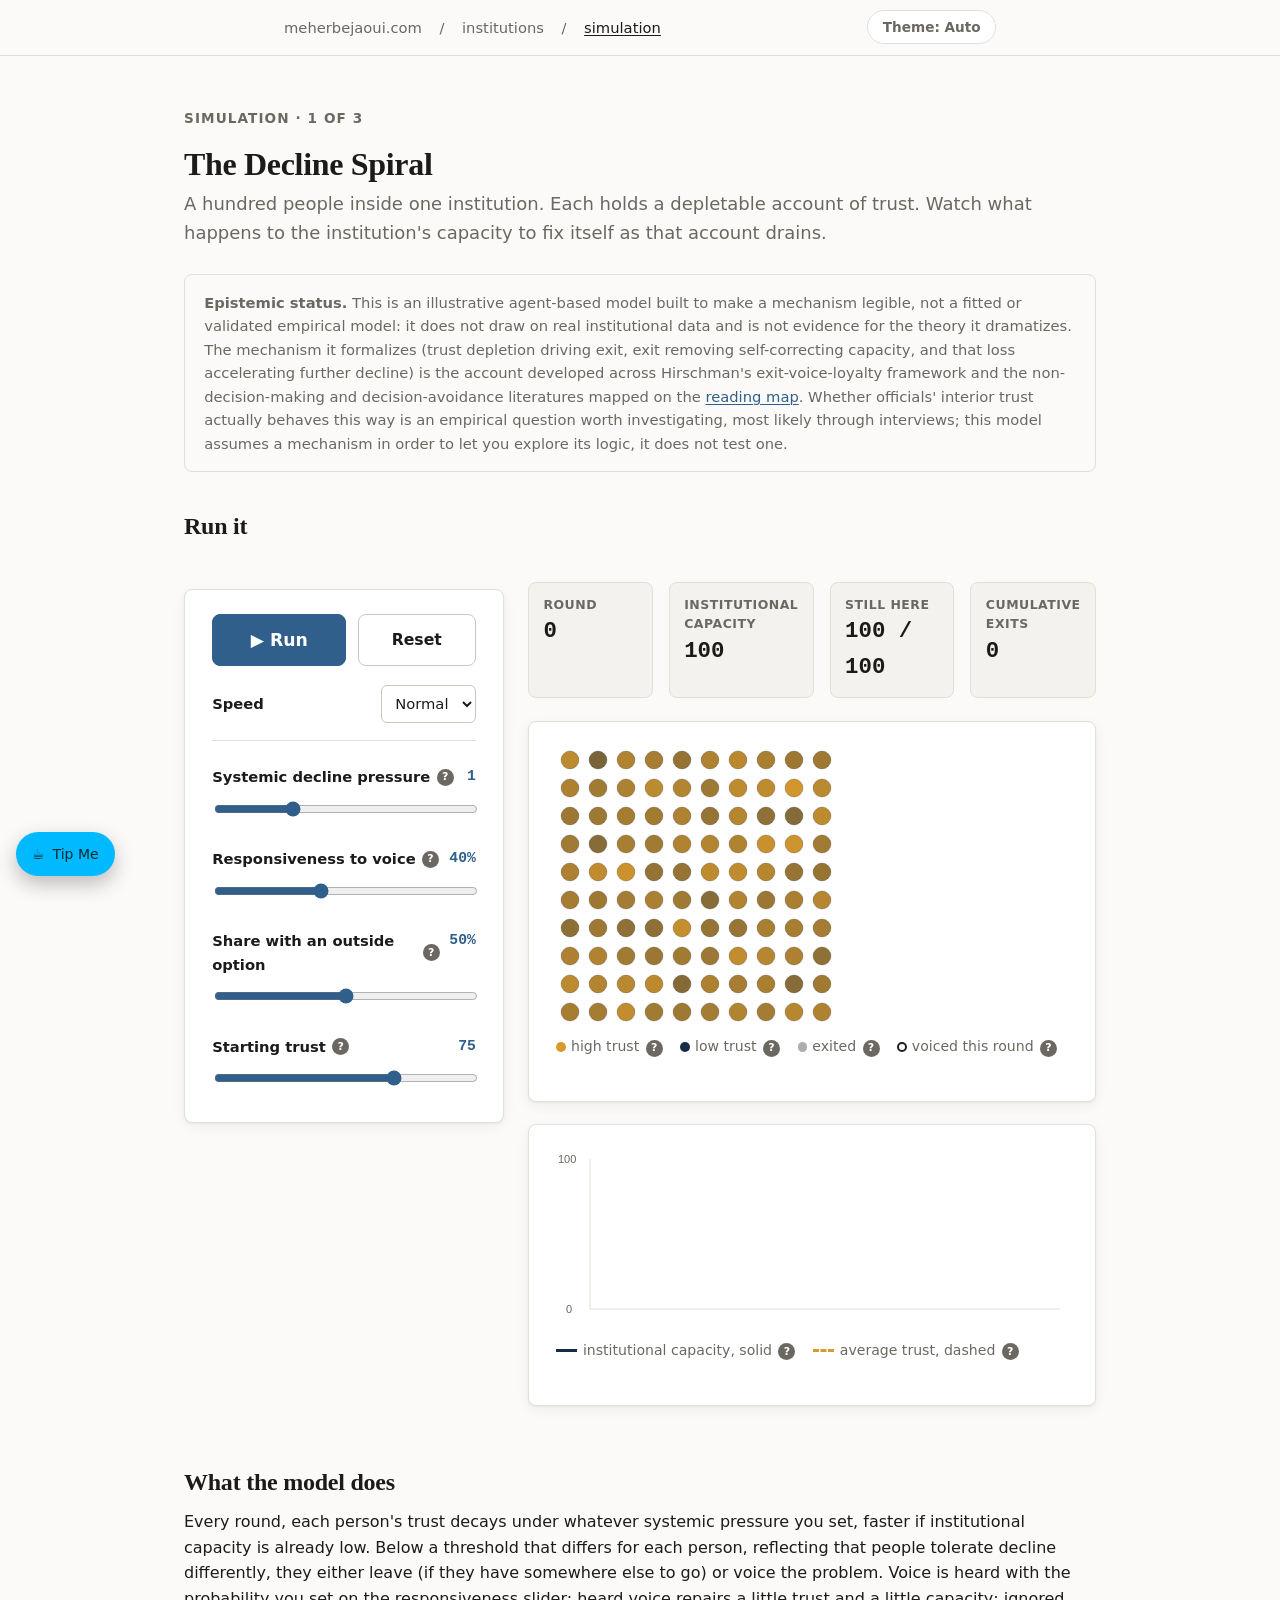
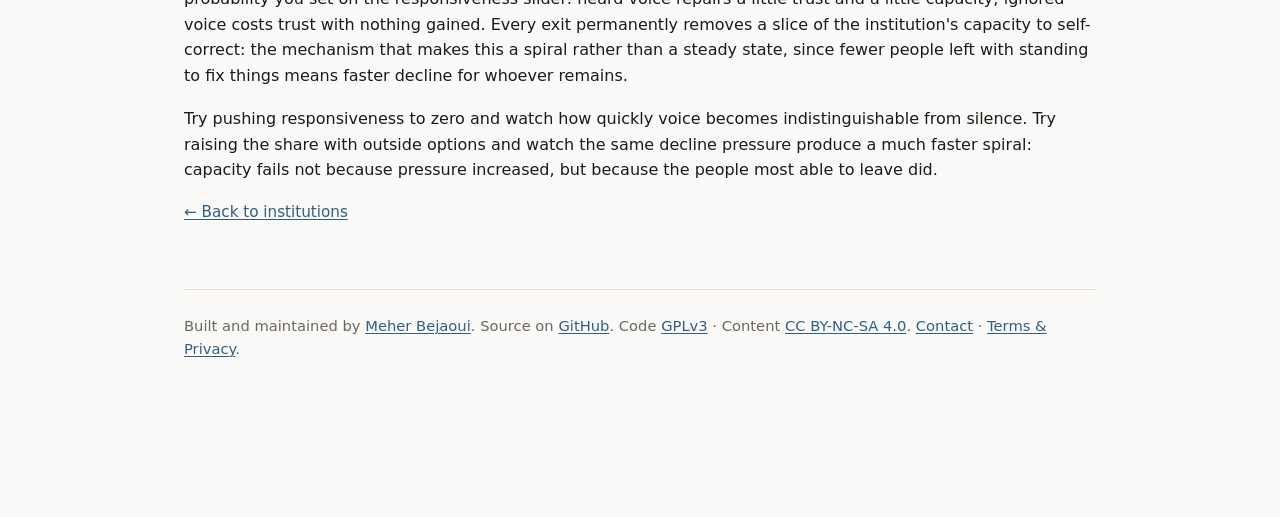
<file: simulation/index.html>
<!doctype html>
<html lang="en">
<head>
<meta charset="utf-8">
<meta name="viewport" content="width=device-width, initial-scale=1">
<title>The Decline Spiral: institutions</title>
<meta name="description" content="An interactive agent-based model of institutional decline through exit and silence.">
<link rel="icon" href="data:image/svg+xml,%3Csvg xmlns='http://www.w3.org/2000/svg' viewBox='0 0 100 100'%3E%3Crect width='100' height='100' rx='20' fill='%232f5f8a'/%3E%3Crect x='22' y='30' width='14' height='45' fill='white'/%3E%3Crect x='43' y='20' width='14' height='55' fill='white'/%3E%3Crect x='64' y='35' width='14' height='40' fill='white'/%3E%3C/svg%3E">
<meta http-equiv="Content-Security-Policy" content="default-src 'none'; script-src 'self' https://storage.ko-fi.com; style-src 'self' 'unsafe-inline'; img-src 'self' data: https://storage.ko-fi.com https://ko-fi.com; frame-src https://ko-fi.com https://storage.ko-fi.com; connect-src https://ko-fi.com https://storage.ko-fi.com; base-uri 'none'; form-action 'none';">
<meta name="referrer" content="strict-origin-when-cross-origin">
<link rel="stylesheet" href="../style.css">
<script src="../theme.js"></script>
</head>
<body>
<a class="skip-link" href="#main">Skip to content</a>
<header class="site-header">
  <nav class="site-nav" aria-label="Breadcrumb">
    <a href="https://www.meherbejaoui.com/">meherbejaoui.com</a>
    <span>/</span>
    <a href="../">institutions</a>
    <span>/</span>
    <a href="./" class="current">simulation</a>
    <button id="theme-toggle" class="theme-toggle" type="button" aria-label="Toggle color theme"></button>
  </nav>
</header>
<div class="wrap wrap--wide" id="main">

  <p class="kicker">Simulation · 1 of 3</p>
  <h1>The Decline Spiral</h1>
  <p class="lede">
    A hundred people inside one institution. Each holds a depletable account of trust.
    Watch what happens to the institution's capacity to fix itself as that account drains.
  </p>

  <div class="disclaimer">
    <strong>Epistemic status.</strong> This is an illustrative agent-based model built to make
    a mechanism legible, not a fitted or validated empirical model: it does not draw on real
    institutional data and is not evidence for the theory it dramatizes. The mechanism it
    formalizes (trust depletion driving exit, exit removing self-correcting capacity, and that
    loss accelerating further decline) is the account developed across Hirschman's
    exit-voice-loyalty framework and the non-decision-making and decision-avoidance literatures
    mapped on the <a href="../reading-map/">reading map</a>. Whether officials' interior trust
    actually behaves this way is an empirical question worth investigating, most likely through
    interviews; this model assumes a mechanism in order to let you explore its logic, it does
    not test one.
  </div>

  <h2>Run it</h2>

  <div class="sim-layout">
    <div class="card controls controls-panel">
      <div class="run-row">
        <button id="play-btn" class="primary large" type="button">&#9654; Run</button>
        <button id="reset-btn" type="button">Reset</button>
      </div>
      <label class="speed-row">
        Speed
        <select id="speed-select">
          <option value="slow">Slow</option>
          <option value="normal" selected>Normal</option>
          <option value="fast">Fast</option>
        </select>
      </label>

      <div class="control-row">
        <label for="declinePressure">
          <span class="label-text">Systemic decline pressure<span class="info-tip" tabindex="0" aria-label="Systemic decline pressure: how fast trust erodes institution-wide each round, independent of any single person's choices."><span aria-hidden="true">?</span><span class="tip-text" aria-hidden="true">How fast trust erodes institution-wide each round, independent of any single person's choices.</span></span></span>
          <output id="declinePressure-out">1</output>
        </label>
        <input type="range" id="declinePressure" min="0.2" max="3" step="0.1" value="1">
      </div>
      <div class="control-row">
        <label for="responsiveness">
          <span class="label-text">Responsiveness to voice<span class="info-tip" tabindex="0" aria-label="Responsiveness to voice: the chance that raising a problem actually leads to a fix, rather than being ignored."><span aria-hidden="true">?</span><span class="tip-text" aria-hidden="true">The chance that raising a problem actually leads to a fix, rather than being ignored.</span></span></span>
          <output id="responsiveness-out">40%</output>
        </label>
        <input type="range" id="responsiveness" min="0" max="1" step="0.05" value="0.4">
      </div>
      <div class="control-row">
        <label for="outsideOptions">
          <span class="label-text">Share with an outside option<span class="info-tip" tabindex="0" aria-label="Share with an outside option: the fraction of people who could realistically leave for something else if they wanted to."><span aria-hidden="true">?</span><span class="tip-text" aria-hidden="true">The fraction of people who could realistically leave for something else if they wanted to.</span></span></span>
          <output id="outsideOptions-out">50%</output>
        </label>
        <input type="range" id="outsideOptions" min="0" max="1" step="0.05" value="0.5">
      </div>
      <div class="control-row" style="margin-bottom:0;">
        <label for="initialTrust">
          <span class="label-text">Starting trust<span class="info-tip" tabindex="0" aria-label="Starting trust: how much trust everyone begins with, before any decline happens."><span aria-hidden="true">?</span><span class="tip-text" aria-hidden="true">How much trust everyone begins with, before any decline happens.</span></span></span>
          <output id="initialTrust-out">75</output>
        </label>
        <input type="range" id="initialTrust" min="30" max="95" step="1" value="75">
      </div>
    </div>

    <div>
      <div class="stat-row">
        <div class="stat"><div class="label">Round</div><div class="value" id="stat-round">0</div></div>
        <div class="stat"><div class="label">Institutional capacity</div><div class="value" id="stat-capacity">100</div></div>
        <div class="stat"><div class="label">Still here</div><div class="value" id="stat-remaining">100 / 100</div></div>
        <div class="stat"><div class="label">Cumulative exits</div><div class="value" id="stat-exits">0</div></div>
      </div>

      <div id="spiral-banner" class="note" hidden role="status"></div>

      <div class="card">
        <canvas id="agents-canvas" role="img" aria-label="Grid of 100 agents colored by trust level" style="width:100%; height:280px;"></canvas>
        <div class="legend">
          <span><span class="dot" style="background:var(--dot-high)"></span>high trust<span class="info-tip" tabindex="0" aria-label="High trust: this agent's trust in the institution is still relatively intact."><span aria-hidden="true">?</span><span class="tip-text" aria-hidden="true">This agent's trust in the institution is still relatively intact.</span></span></span>
          <span><span class="dot" style="background:var(--dot-low)"></span>low trust<span class="info-tip" tabindex="0" aria-label="Low trust: this agent's trust has drained close to the point of leaving or speaking up."><span aria-hidden="true">?</span><span class="tip-text" aria-hidden="true">This agent's trust has drained close to the point of leaving or speaking up.</span></span></span>
          <span><span class="dot" style="background:var(--dot-exited); opacity:.6"></span>exited<span class="info-tip" tabindex="0" aria-label="Exited: this agent left the institution once trust ran out and an outside option was available."><span aria-hidden="true">?</span><span class="tip-text" aria-hidden="true">This agent left the institution once trust ran out and an outside option was available.</span></span></span>
          <span><span class="dot" style="border:2px solid var(--dot-ring); background:transparent"></span>voiced this round<span class="info-tip" tabindex="0" aria-label="Voiced this round: this agent raised a problem instead of leaving or staying silent."><span aria-hidden="true">?</span><span class="tip-text" aria-hidden="true">This agent raised a problem instead of leaving or staying silent.</span></span></span>
        </div>
      </div>

      <div class="card">
        <canvas id="chart-canvas" role="img" aria-label="Line chart of institutional capacity and average trust over time" style="width:100%; height:180px;"></canvas>
        <div class="legend">
          <span><span class="line" style="border-color:var(--chart-2)"></span>institutional capacity, solid<span class="info-tip" tabindex="0" aria-label="Institutional capacity: the institution's overall ability to self-correct, which falls every time someone exits."><span aria-hidden="true">?</span><span class="tip-text" aria-hidden="true">The institution's overall ability to self-correct, which falls every time someone exits.</span></span></span>
          <span><span class="line dashed" style="border-color:var(--dot-high)"></span>average trust, dashed<span class="info-tip" tabindex="0" aria-label="Average trust: the average trust level among agents still inside the institution."><span aria-hidden="true">?</span><span class="tip-text" aria-hidden="true">The average trust level among agents still inside the institution.</span></span></span>
        </div>
      </div>
    </div>
  </div>

  <h2>What the model does</h2>
  <p>
    Every round, each person's trust decays under whatever systemic pressure you set, faster
    if institutional capacity is already low. Below a threshold that differs for each person,
    reflecting that people tolerate decline differently, they either leave (if they have
    somewhere else to go) or voice the problem. Voice is heard with the probability you set
    on the responsiveness slider: heard voice repairs a little trust and a little capacity;
    ignored voice costs trust with nothing gained. Every exit permanently removes a slice of
    the institution's capacity to self-correct: the mechanism that makes this a spiral rather
    than a steady state, since fewer people left with standing to fix things means faster
    decline for whoever remains.
  </p>
  <p>
    Try pushing responsiveness to zero and watch how quickly voice becomes indistinguishable
    from silence. Try raising the share with outside options and watch the same decline
    pressure produce a much faster spiral: capacity fails not because pressure increased, but
    because the people most able to leave did.
  </p>

  <p class="back-link"><a href="../">&larr; Back to institutions</a></p>

  <div class="site-footer">
    Built and maintained by <a href="https://www.meherbejaoui.com/">Meher Bejaoui</a>.
    Source on <a href="https://github.com/meherbejaoui/institutions">GitHub</a>.
    Code <a href="../LICENSE">GPLv3</a> · Content <a href="../LICENSE-CONTENT.md">CC BY-NC-SA 4.0</a>.
    <a href="https://www.meherbejaoui.com/contact/">Contact</a> · <a href="https://www.meherbejaoui.com/terms/">Terms &amp; Privacy</a>.
  </div>

</div>
<script src="simulation.js"></script>
<script src="../kofi-init.js" defer></script>
</body>
</html>
</file>
<file: style.css>
/* Shared design system for institutions.
   Academic-journal palette, serif for headings, sans for body copy and UI. */

:root {
  --bg: #fbfaf8;
  --bg-alt: #f4f2ee;
  --bg-card: #ffffff;
  --text: #1c1b19;
  --text-muted: #6b6862;
  --border: #e3dfd7;
  --border-strong: #cdc7bb;
  --accent: #2f5f8a;
  --accent-soft: #e8eef4;
  --link: #2f5f8a;
  --link-visited: #55507a;
  --focus: #2f5f8a;
  --code-bg: #eef0f3;
  --good: #3f6b4f;
  --bad: #a13d3d;
  --warn: #8a6a1f;
  --shadow: 0 1px 2px rgba(20, 24, 30, 0.05), 0 4px 14px rgba(20, 24, 30, 0.05);
  --radius: 8px;
  --dot-low: #152b47;
  --dot-high: #d99a2b;
  --dot-exited: #767676;
  --dot-ring: #1a1d23;
  --dot-stroke: rgba(26, 29, 35, 0.25);
  --chart-2: #152b47;
  --chart-bar: #152b47;
  --serif: "Iowan Old Style", "Palatino Linotype", Palatino, "Book Antiqua", Georgia, "Times New Roman", serif;
  --sans: ui-sans-serif, system-ui, -apple-system, BlinkMacSystemFont, "Segoe UI", Roboto, Helvetica, Arial, sans-serif;
  --mono: ui-monospace, "SF Mono", "Cascadia Code", "Cascadia Mono", "Roboto Mono", Menlo, Consolas, monospace;
  --text-tiny: 0.75rem;
  --text-small: 0.875rem;
  --text-body: 1rem;
  --text-lede: 1.125rem;
  --text-h4: 1rem;
  --text-h3: 1.125rem;
  --text-h2: 1.5rem;
  --text-h1: 2rem;
  --text-display: clamp(2.25rem, 4vw + 1.25rem, 3.5rem);
}

@media (prefers-color-scheme: dark) {
  :root:not([data-theme="light"]) {
    --bg: #14140f;
    --bg-alt: #24241f;
    --bg-card: #1c1c18;
    --text: #eceae4;
    --text-muted: #a8a49a;
    --border: #32322b;
    --border-strong: #45443c;
    --accent: #7fb4e0;
    --accent-soft: #1d2a36;
    --link: #7fb4e0;
    --link-visited: #b6a8d9;
    --focus: #7fb4e0;
    --code-bg: #23262d;
    --good: #7fb894;
    --bad: #e0897a;
    --warn: #d9b661;
    --shadow: 0 1px 2px rgba(0, 0, 0, 0.35), 0 4px 14px rgba(0, 0, 0, 0.3);
    --dot-low: #3a5a85;
    --dot-high: #ffd166;
    --dot-exited: #9a9a9a;
    --dot-ring: #e7e9ed;
    --dot-stroke: rgba(231, 233, 237, 0.3);
    --chart-2: #3a5a85;
    --chart-bar: #ffd166;
  }
}

:root[data-theme="dark"] {
  --bg: #14140f;
  --bg-alt: #24241f;
  --bg-card: #1c1c18;
  --text: #eceae4;
  --text-muted: #a8a49a;
  --border: #32322b;
  --border-strong: #45443c;
  --accent: #7fb4e0;
  --accent-soft: #1d2a36;
  --link: #7fb4e0;
  --link-visited: #b6a8d9;
  --focus: #7fb4e0;
  --code-bg: #23262d;
  --good: #7fb894;
  --bad: #e0897a;
  --warn: #d9b661;
  --shadow: 0 1px 2px rgba(0, 0, 0, 0.35), 0 4px 14px rgba(0, 0, 0, 0.3);
  --dot-low: #3a5a85;
  --dot-high: #ffd166;
  --dot-exited: #9a9a9a;
  --dot-ring: #e7e9ed;
  --dot-stroke: rgba(231, 233, 237, 0.3);
  --chart-2: #3a5a85;
  --chart-bar: #ffd166;
}

* { box-sizing: border-box; }

html { scroll-behavior: smooth; }

@media (prefers-reduced-motion: reduce) {
  html { scroll-behavior: auto; }
  *, *::before, *::after {
    animation-duration: 0.01ms !important;
    animation-iteration-count: 1 !important;
    transition-duration: 0.01ms !important;
    scroll-behavior: auto !important;
  }
}

html { overflow-x: hidden; }
body {
  margin: 0;
  overflow-x: hidden;
  background: var(--bg);
  color: var(--text);
  font-family: var(--sans);
  font-size: var(--text-body);
  line-height: 1.6;
  -webkit-font-smoothing: antialiased;
}

.wrap {
  max-width: 760px;
  margin: 0 auto;
  padding: 1.75rem 1.5rem 5rem;
}

.wrap--wide { max-width: 960px; }

h1, h2, h3, h4 {
  font-family: var(--serif);
  font-weight: 600;
  line-height: 1.25;
  letter-spacing: -0.01em;
}

h1 { font-size: var(--text-h1); margin: 0 0 0.4rem; }
h2 { font-size: var(--text-h2); margin: 2.4rem 0 0.8rem; }
h3 { font-size: var(--text-h3); margin: 1.6rem 0 0.6rem; }

p { margin: 0 0 1.1rem; }

a { color: var(--link); text-decoration-thickness: 1px; text-underline-offset: 2px; }
a:visited { color: var(--link-visited); }
a:focus-visible, button:focus-visible, input:focus-visible, select:focus-visible {
  outline: 2px solid var(--focus);
  outline-offset: 2px;
}

.kicker {
  font-family: var(--sans);
  font-size: 0.85rem;
  font-weight: 600;
  letter-spacing: 0.08em;
  text-transform: uppercase;
  color: var(--text-muted);
  margin-bottom: 0.9rem;
}

.skip-link {
  position: absolute;
  left: -9999px;
  top: 0;
  z-index: 100;
  background: var(--accent);
  color: #fff;
  padding: 0.7rem 1.1rem;
  border-radius: 0 0 var(--radius) 0;
  font-family: var(--sans);
  font-size: 0.92rem;
  font-weight: 600;
  text-decoration: none;
}
.skip-link:focus { left: 0; }

.lede {
  font-size: var(--text-lede);
  color: var(--text-muted);
}

.site-header {
  position: sticky;
  top: 0;
  z-index: 10;
  background: color-mix(in srgb, var(--bg) 88%, transparent);
  backdrop-filter: blur(8px);
  border-bottom: 1px solid var(--border);
  margin-bottom: 1.5rem;
}

.site-nav {
  font-family: var(--sans);
  font-size: 0.92rem;
  display: flex;
  align-items: center;
  justify-content: center;
  flex-wrap: wrap;
  gap: 0.4rem 1.1rem;
  max-width: 760px;
  margin: 0 auto;
  padding: 0.65rem 1.5rem;
  color: var(--text-muted);
}

.site-nav a { color: var(--text-muted); text-decoration: none; }
.site-nav a:hover, .site-nav a.current { color: var(--text); text-decoration: underline; }

.theme-toggle {
  margin-left: auto;
  font-family: var(--sans);
  font-size: 0.85rem;
  font-weight: 600;
  min-height: 34px;
  border: 1px solid var(--border);
  background: var(--bg-card);
  color: var(--text-muted);
  border-radius: 999px;
  padding: 0.3rem 0.9rem;
  cursor: pointer;
}
.theme-toggle:hover { color: var(--text); border-color: var(--accent); }

@media (max-width: 480px) {
  .site-nav { justify-content: flex-start; }
  .theme-toggle { margin-left: 0; }
}

.site-footer {
  margin-top: 4rem;
  padding-top: 1.5rem;
  border-top: 1px solid var(--border);
  font-family: var(--sans);
  font-size: 0.92rem;
  color: var(--text-muted);
}

.card {
  background: var(--bg-card);
  border: 1px solid var(--border);
  border-radius: var(--radius);
  padding: 1.5rem 1.7rem;
  box-shadow: var(--shadow);
  margin: 1.4rem 0;
}

.project-card {
  display: block;
  text-decoration: none;
  color: inherit;
  transition: transform 0.12s ease, box-shadow 0.12s ease;
}
.project-card:hover {
  transform: translateY(-2px);
  box-shadow: 0 2px 4px rgba(30, 25, 15, 0.08), 0 10px 24px rgba(30, 25, 15, 0.09);
}
.project-card h3 { margin-top: 0; color: var(--text); }
.project-card .tag {
  font-family: var(--sans);
  font-size: 0.8rem;
  font-weight: 600;
  letter-spacing: 0.05em;
  text-transform: uppercase;
  color: var(--accent);
  background: var(--accent-soft);
  padding: 0.25rem 0.6rem;
  border-radius: 5px;
  display: inline-block;
  margin-bottom: 0.7rem;
}
.card-cta {
  display: inline-flex;
  align-items: center;
  gap: 0.3rem;
  font-family: var(--sans);
  font-size: 0.9rem;
  font-weight: 700;
  color: var(--accent);
  margin-top: 0.5rem;
}
.project-card:hover .card-cta { text-decoration: underline; }

.note {
  font-family: var(--sans);
  font-size: 0.95rem;
  background: var(--accent-soft);
  border: 1px solid var(--border);
  border-radius: var(--radius);
  padding: 1rem 1.2rem;
  margin: 1.4rem 0;
  color: var(--text);
}
.note strong { color: var(--accent); }

.disclaimer {
  font-family: var(--sans);
  font-size: 0.92rem;
  color: var(--text-muted);
  border: 1px solid var(--border);
  border-radius: var(--radius);
  padding: 1rem 1.2rem;
  margin: 1.6rem 0;
}

.table-scroll { overflow-x: auto; margin: 1.2rem 0; -webkit-overflow-scrolling: touch; }
.table-hint {
  font-family: var(--sans);
  font-size: 0.82rem;
  color: var(--text-muted);
  margin: -0.6rem 0 1.4rem;
}
@media (min-width: 561px) { .table-hint { display: none; } }
table { border-collapse: collapse; width: 100%; min-width: 540px; font-family: var(--sans); font-size: 0.95rem; margin: 0; }
th, td { text-align: left; padding: 0.55rem 0.7rem; border-bottom: 1px solid var(--border); vertical-align: top; }
th { font-weight: 700; color: var(--text-muted); font-size: 0.82rem; text-transform: uppercase; letter-spacing: 0.04em; }

code, pre { font-family: var(--mono); background: var(--code-bg); border-radius: 4px; }
code { padding: 0.1rem 0.35rem; font-size: 0.88em; }
pre { padding: 1rem; overflow-x: auto; }

button {
  font-family: var(--sans);
  font-size: 0.98rem;
  font-weight: 600;
  min-height: 44px;
  border: 1px solid var(--border-strong);
  background: var(--bg-card);
  color: var(--text);
  border-radius: var(--radius);
  padding: 0.6rem 1.1rem;
  cursor: pointer;
  transition: background 0.12s ease, border-color 0.12s ease;
}
button:hover { border-color: var(--accent); }
button.primary { background: var(--accent); border-color: var(--accent); color: var(--bg-card); }
button.primary:hover { opacity: 0.92; }
button.large { font-size: 1.08rem; padding: 0.85rem 1.6rem; min-height: 52px; }
button:disabled { opacity: 0.45; cursor: not-allowed; }

.controls { font-family: var(--sans); }
.control-row { margin-bottom: 1.2rem; }
.control-row label {
  display: flex;
  justify-content: space-between;
  align-items: flex-start;
  font-size: 0.92rem;
  font-weight: 600;
  color: var(--text);
  margin-bottom: 0.35rem;
}
.control-row .label-text { display: inline-flex; align-items: center; }
.control-row output { color: var(--accent); font-weight: 700; font-family: var(--mono); flex-shrink: 0; margin-left: 0.6rem; }
input[type="range"] { width: 100%; accent-color: var(--accent); min-height: 24px; }

.info-tip {
  position: relative;
  display: inline-flex;
  align-items: center;
  justify-content: center;
  width: 17px;
  height: 17px;
  border-radius: 50%;
  background: var(--text-muted);
  color: var(--bg-card);
  font-size: 11px;
  font-weight: 700;
  font-family: var(--sans);
  cursor: help;
  margin-left: 0.4rem;
  flex-shrink: 0;
}
.info-tip:hover, .info-tip:focus, .info-tip:focus-visible { background: var(--accent); outline: none; }
.info-tip .tip-text {
  visibility: hidden;
  opacity: 0;
  pointer-events: none;
  position: absolute;
  z-index: 20;
  left: 50%;
  bottom: 130%;
  transform: translateX(-50%) translateY(4px);
  width: 190px;
  max-width: calc(100vw - 2.5rem);
  background: var(--text);
  color: var(--bg);
  font-size: 0.8rem;
  font-weight: 500;
  line-height: 1.4;
  padding: 0.6rem 0.75rem;
  border-radius: 6px;
  box-shadow: var(--shadow);
  transition: opacity 0.12s ease, transform 0.12s ease;
  text-align: left;
  white-space: normal;
}
.info-tip::after {
  content: "";
  position: absolute;
  z-index: 20;
  bottom: 130%;
  left: 50%;
  width: 9px;
  height: 9px;
  background: var(--text);
  opacity: 0;
  transition: opacity 0.12s ease;
  transform: translateX(-50%) translateY(9px) rotate(45deg);
}
.info-tip:hover .tip-text,
.info-tip:focus .tip-text,
.info-tip:focus-visible .tip-text {
  visibility: visible;
  opacity: 1;
  transform: translateX(-50%) translateY(0);
}
.info-tip:hover::after,
.info-tip:focus::after,
.info-tip:focus-visible::after {
  opacity: 1;
}

.sim-layout {
  display: grid;
  grid-template-columns: minmax(240px, 320px) 1fr;
  gap: 1.5rem;
  align-items: start;
  margin: 1.6rem 0;
}
@media (max-width: 760px) {
  .sim-layout { grid-template-columns: 1fr; }
}
@media (min-width: 761px) {
  .controls-panel { position: sticky; top: 84px; }
}

.run-row { display: flex; gap: 0.7rem; margin-bottom: 1.2rem; }
.run-row button { flex: 1; }
.speed-row {
  display: flex;
  align-items: center;
  justify-content: space-between;
  font-family: var(--sans);
  font-size: 0.92rem;
  font-weight: 600;
  color: var(--text);
  margin-bottom: 1.5rem;
  gap: 0.6rem;
  padding-bottom: 1.1rem;
  border-bottom: 1px solid var(--border);
}
.speed-row select {
  font-family: var(--sans);
  font-size: 0.92rem;
  padding: 0.4rem 0.6rem;
  border-radius: 6px;
  border: 1px solid var(--border-strong);
  background: var(--bg-card);
  color: var(--text);
  min-height: 38px;
}

.stat-row {
  display: flex;
  gap: 1rem;
  flex-wrap: wrap;
  font-family: var(--sans);
  margin: 1rem 0;
}
.stat {
  flex: 1 1 120px;
  background: var(--bg-alt);
  border: 1px solid var(--border);
  border-radius: var(--radius);
  padding: 0.7rem 0.9rem;
}
.stat .label { font-size: 0.78rem; font-weight: 600; text-transform: uppercase; letter-spacing: 0.04em; color: var(--text-muted); }
.stat .value { font-size: 1.4rem; font-weight: 700; font-family: var(--mono); }

.legend { font-family: var(--sans); font-size: 0.88rem; color: var(--text-muted); display: flex; gap: 1.1rem; flex-wrap: wrap; margin: 0.6rem 0 1.2rem; }
.legend .dot { display: inline-block; width: 0.7em; height: 0.7em; border-radius: 50%; margin-right: 0.35em; vertical-align: -0.05em; }
.legend .line { display: inline-block; width: 1.5em; height: 0; border-top-width: 3px; border-top-style: solid; margin-right: 0.4em; vertical-align: 0.2em; }
.legend .line.dashed { border-top-style: dashed; }

.frame-card { margin: 1.8rem 0; padding: 1.6rem 1.8rem; }
.frame-card .cite { font-family: var(--sans); font-size: 0.9rem; color: var(--text-muted); margin-bottom: 0.9rem; }
.frame-card h3 { margin-top: 0; }
.frame-grid { display: grid; grid-template-columns: 1fr 1fr; gap: 1.2rem; margin-top: 1rem; }
.frame-grid > div { font-family: var(--sans); font-size: 0.95rem; }
.frame-grid .head { font-weight: 700; font-size: 0.82rem; text-transform: uppercase; letter-spacing: 0.04em; margin-bottom: 0.3rem; }
.frame-grid .explains .head { color: var(--good); }
.frame-grid .leaves-open .head { color: var(--warn); }

@media (max-width: 560px) {
  .frame-grid { grid-template-columns: 1fr; }
  h1 { font-size: 1.7rem; }
}

.back-link { font-family: var(--sans); font-size: 0.95rem; }

canvas { max-width: 100%; display: block; }

.concept-map {
  padding: 1rem 0.5rem 0.5rem;
  overflow-x: auto;
}
.concept-map svg { width: 100%; height: auto; min-width: 480px; display: block; }
.concept-map-caption {
  font-family: var(--sans);
  font-size: 0.88rem;
  color: var(--text-muted);
  text-align: center;
  margin-top: 0.6rem;
}
</file>
<file: in-tray/game.css>
.hero-stat {
  text-align: center;
  padding: 1.8rem 1.5rem;
  margin-top: 1.6rem;
}
.hero-label {
  font-family: var(--sans);
  font-size: 0.85rem;
  font-weight: 600;
  text-transform: uppercase;
  letter-spacing: 0.05em;
  color: var(--text-muted);
}
.hero-value {
  font-family: var(--mono);
  font-size: 3.2rem;
  font-weight: 800;
  color: var(--text);
  line-height: 1.15;
  margin: 0.2rem 0;
}
.hero-sub {
  font-family: var(--sans);
  font-size: 0.88rem;
  color: var(--text-muted);
}

.start-cta {
  margin: 1.6rem 0 1.8rem;
  display: flex;
  flex-direction: column;
  align-items: flex-start;
  gap: 0.6rem;
}
.start-cta-hint {
  font-family: var(--sans);
  font-size: 0.92rem;
  color: var(--text-muted);
}

.tray-stats {
  display: flex;
  gap: 0.9rem;
  flex-wrap: wrap;
  font-family: var(--sans);
  margin: 1.6rem 0;
}
.tray-stats > div {
  flex: 1 1 130px;
  background: var(--bg-alt);
  border: 1px solid var(--border);
  border-radius: var(--radius);
  padding: 0.6rem 0.9rem;
}
.tray-stats .label { display: block; font-size: 0.78rem; font-weight: 600; text-transform: uppercase; letter-spacing: 0.04em; color: var(--text-muted); }
.tray-stats .value { display: block; font-size: 1.3rem; font-weight: 700; font-family: var(--mono); }

.toast {
  font-family: var(--sans);
  font-size: 0.95rem;
  background: var(--accent-soft);
  border: 1px solid var(--bad);
  border-radius: var(--radius);
  padding: 0.85rem 1.05rem;
  margin-bottom: 1.2rem;
  box-shadow: var(--shadow);
}

.dossier { margin-top: 0.5rem; }
.dossier-meta { font-family: var(--sans); font-size: 0.85rem; font-weight: 600; text-transform: uppercase; letter-spacing: 0.04em; color: var(--text-muted); margin: 0 0 0.4rem; }
.dossier-title { margin: 0 0 0.7rem; }
.dossier-summary { font-size: 1.05rem; margin: 0; }

.action-row {
  display: flex;
  gap: 0.7rem;
  flex-wrap: wrap;
  margin: 1.4rem 0 2rem;
}
.action-row button { flex: 1 1 160px; }

.timeline {
  font-family: var(--sans);
  font-size: 0.92rem;
  display: flex;
  flex-wrap: wrap;
  align-items: center;
  gap: 0.3rem;
}
.tl-step {
  display: flex;
  flex-direction: column;
  background: var(--bg-alt);
  border: 1px solid var(--border);
  border-radius: 6px;
  padding: 0.45rem 0.65rem;
  min-width: 96px;
}
.tl-step .tl-round { font-size: 0.78rem; color: var(--text-muted); }
.tl-step .tl-action { font-weight: 600; }
.tl-step.tl-final { border-color: var(--good); }
.tl-step.tl-open { border-color: var(--warn); border-style: dashed; }
.tl-arrow { color: var(--text-muted); }
</file>
